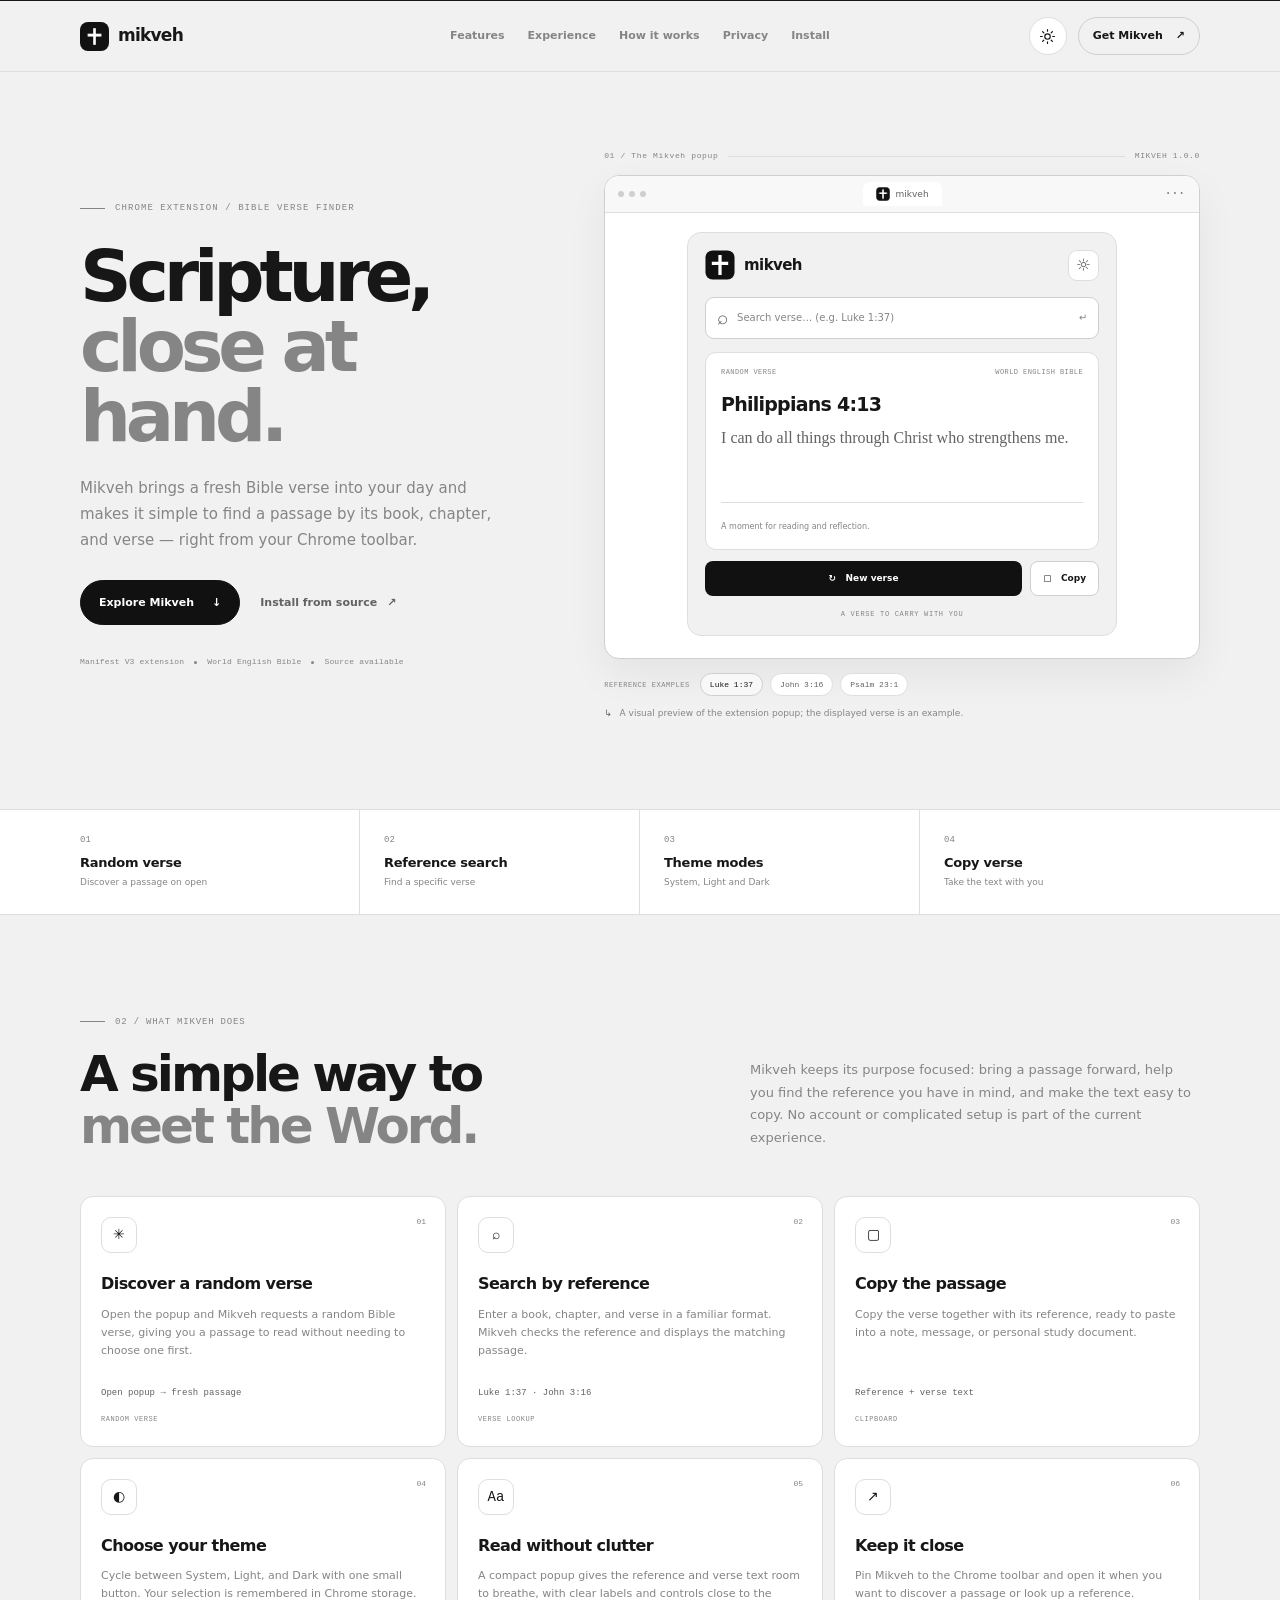
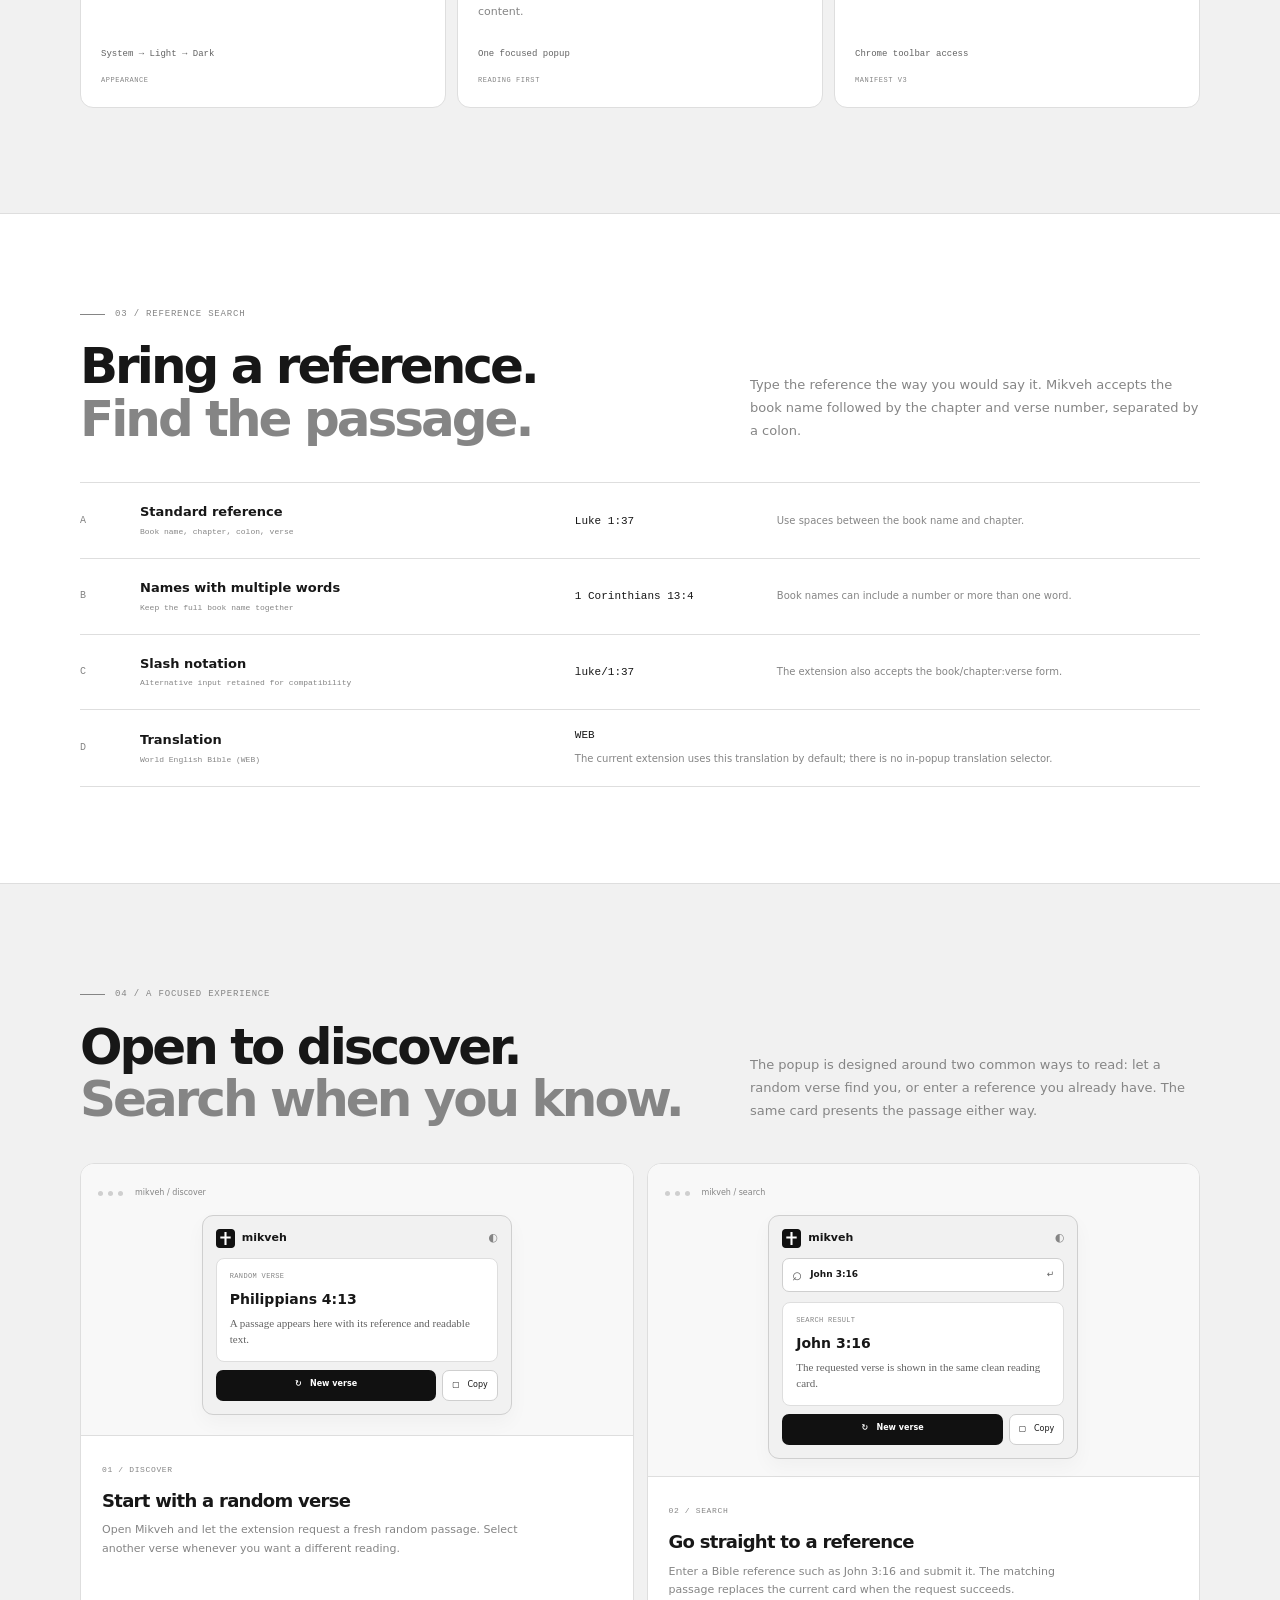
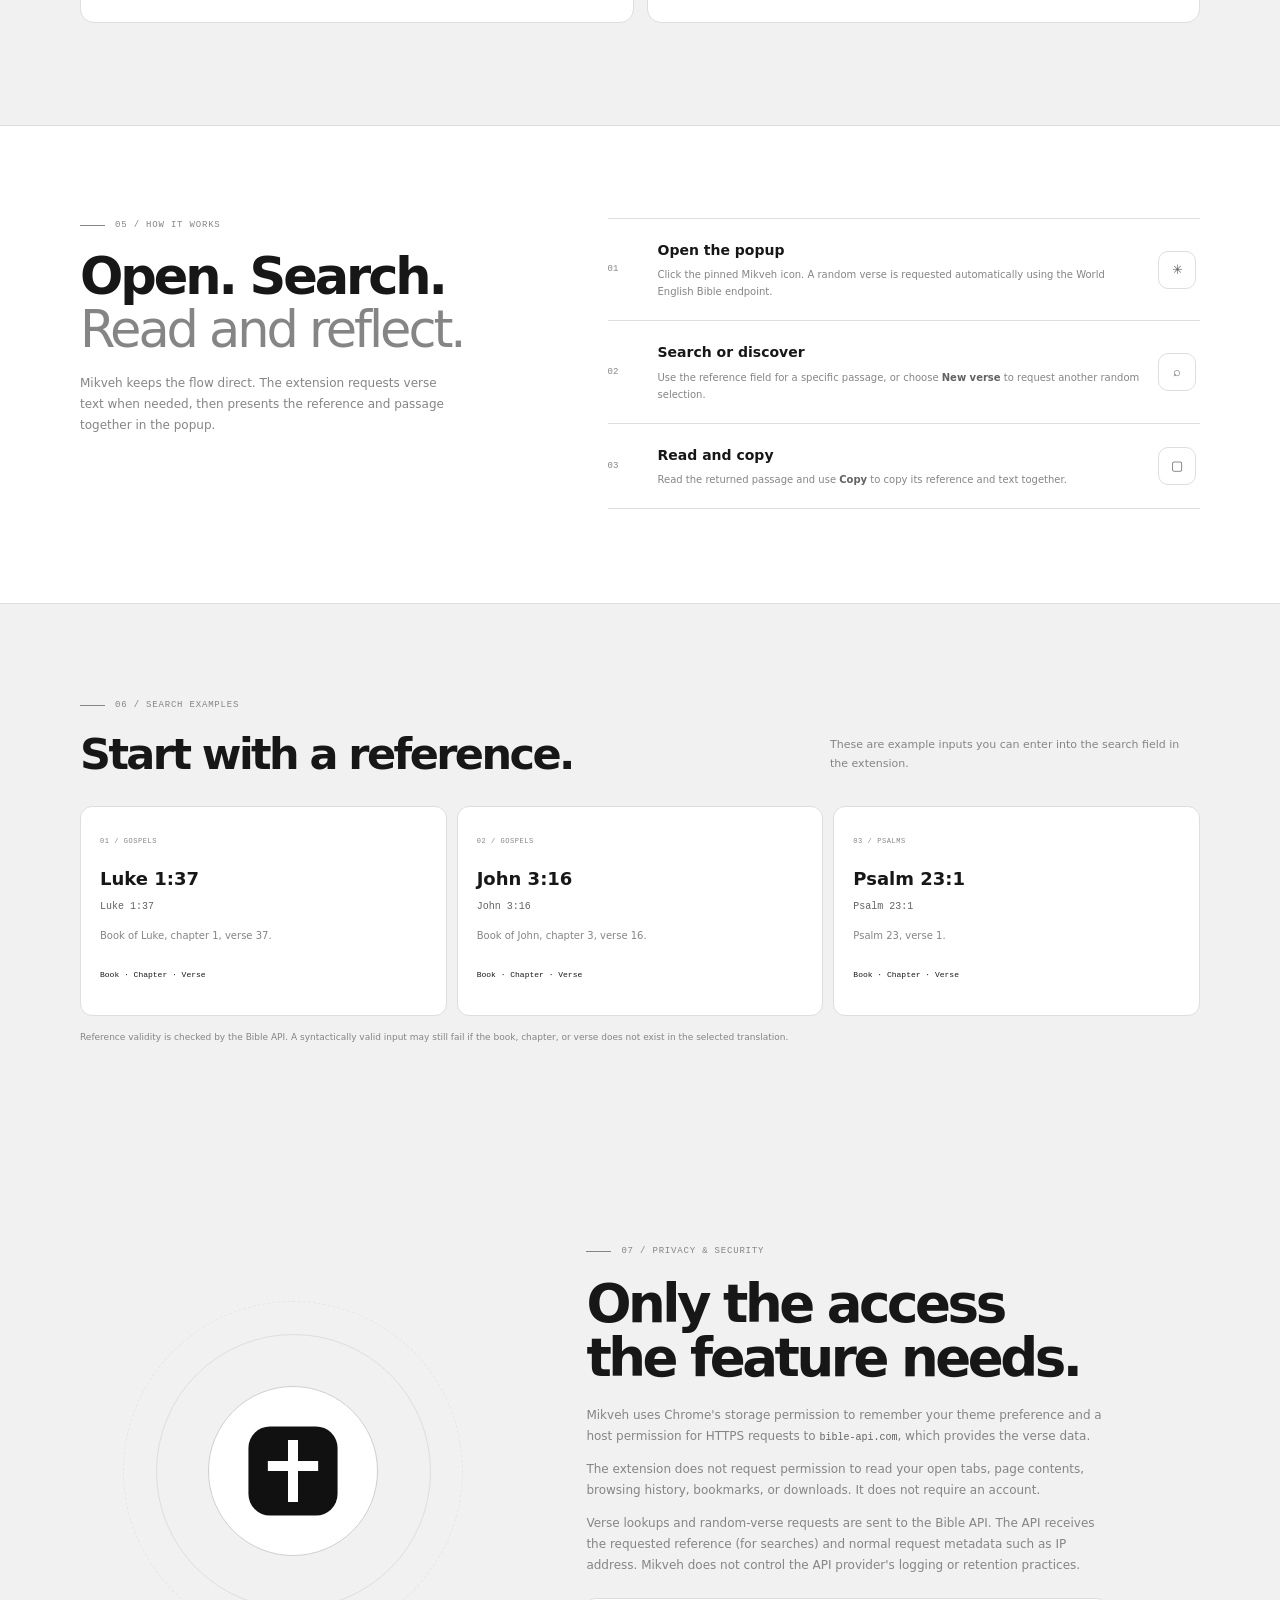
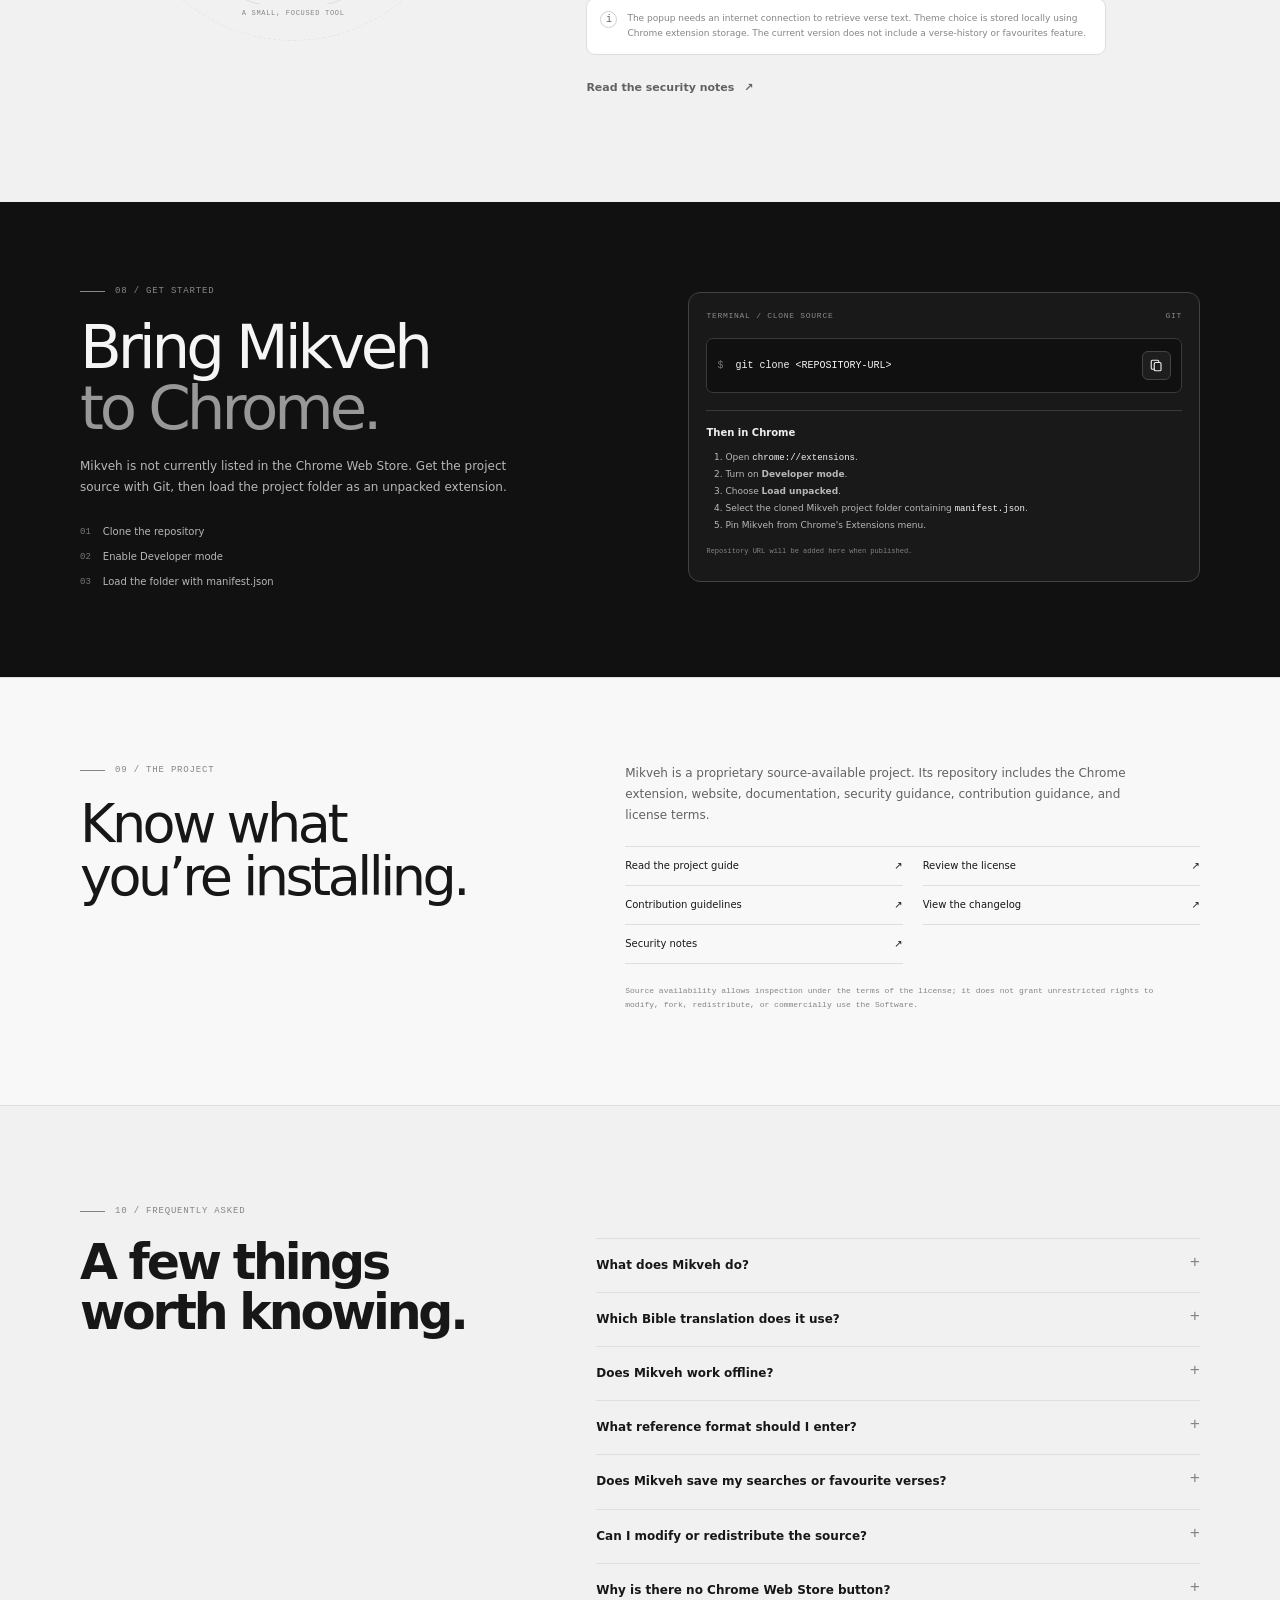
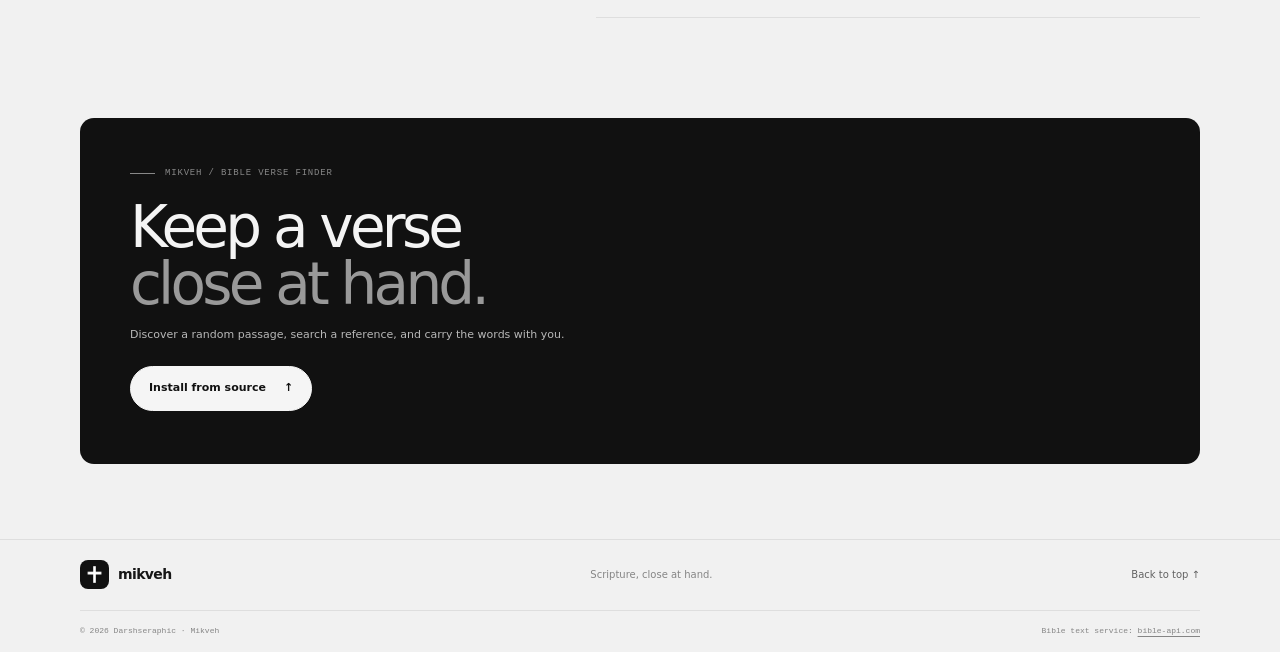
<file: docs/index.html>
<!doctype html>
<html lang="en" data-theme="system">
<head>
  <meta charset="utf-8">
  <meta name="viewport" content="width=device-width, initial-scale=1">
  <meta name="theme-color" content="#f1f1f1">
  <meta name="description" content="Mikveh is a focused Chrome extension for discovering a random Bible verse or looking up a passage by book, chapter, and verse.">
  <meta property="og:title" content="Mikveh — Scripture, close at hand">
  <meta property="og:description" content="Find a Bible verse, discover a random passage, and keep Scripture close from your Chrome toolbar.">
  <meta property="og:type" content="website">
  <title>Mikveh — Scripture, close at hand</title>
  <link rel="icon" type="image/png" href="icons/icon32.png">
  <link rel="stylesheet" href="styles.css">
  <script src="config.js" defer></script>
  <script src="script.js" defer></script>
</head>
<body>
  <a class="skip-link" href="#main">Skip to content</a>

  <header class="site-header">
    <div class="header-inner page-width">
      <a class="brand" href="#top" aria-label="Mikveh home">
        <span class="brand-mark"><img src="icons/icon32.png" width="24" height="24" alt=""></span>
        <span>mikveh</span>
      </a>

      <button class="menu-toggle" type="button" aria-expanded="false" aria-controls="primary-nav" aria-label="Open navigation">
        <span></span><span></span>
      </button>

      <nav class="nav-links" id="primary-nav" aria-label="Main navigation">
        <a href="#features">Features</a>
        <a href="#experience">Experience</a>
        <a href="#how-it-works">How it works</a>
        <a href="#privacy">Privacy</a>
        <a href="#installation">Install</a>
      </nav>

      <div class="header-actions">
        <button class="theme-toggle" id="theme-toggle" type="button" aria-label="Change theme" title="Cycle theme: System, Light, Dark">
          <svg class="sun-icon" viewBox="0 0 20 20" aria-hidden="true"><circle cx="10" cy="10" r="3.2"/><path d="M10 1.8v2M10 16.2v2M18.2 10h-2M3.8 10h-2m14-5.8-1.4 1.4M5.6 14.4l-1.4 1.4m11.6 0-1.4-1.4M5.6 5.6 4.2 4.2"/></svg>
          <svg class="moon-icon" viewBox="0 0 20 20" aria-hidden="true"><path d="M16.8 12.3A7.2 7.2 0 0 1 7.7 3.2a7.4 7.4 0 1 0 9.1 9.1Z"/></svg>
        </button>
        <a class="header-link" href="#installation">Get Mikveh <span aria-hidden="true">↗</span></a>
      </div>
    </div>
  </header>

  <main id="main">
    <section class="hero page-width" id="top" aria-labelledby="hero-title">
      <div class="hero-copy">
        <p class="eyebrow"><span class="eyebrow-rule"></span> Chrome extension / Bible verse finder</p>
        <h1 id="hero-title">Scripture,<br><span>close at hand.</span></h1>
        <p class="hero-lede">Mikveh brings a fresh Bible verse into your day and makes it simple to find a passage by its book, chapter, and verse — right from your Chrome toolbar.</p>
        <div class="hero-actions">
          <a class="button button-primary" href="#features">Explore Mikveh <span aria-hidden="true">↓</span></a>
          <a class="text-link" href="#installation">Install from source <span aria-hidden="true">↗</span></a>
        </div>
        <div class="hero-meta" aria-label="Product details">
          <span>Manifest V3 extension</span><i aria-hidden="true"></i><span>World English Bible</span><i aria-hidden="true"></i><span>Source available</span>
        </div>
      </div>

      <div class="hero-visual" id="preview">
        <div class="visual-heading">
          <span>01 / The Mikveh popup</span>
          <span class="visual-heading-line"></span>
          <span>MIKVEH 1.0.0</span>
        </div>

        <div class="browser-preview" aria-label="Illustration of the Mikveh Chrome extension popup">
          <div class="browser-topbar">
            <div class="window-controls" aria-hidden="true"><i></i><i></i><i></i></div>
            <div class="browser-tab"><img src="icons/icon16.png" width="14" height="14" alt=""><span>mikveh</span></div>
            <span class="browser-menu" aria-hidden="true">···</span>
          </div>

          <div class="popup-preview">
            <div class="preview-topline">
              <div class="preview-brand"><img src="icons/logo.svg" alt="" width="30" height="30"><strong>mikveh</strong></div>
              <span class="preview-theme" aria-hidden="true">☼</span>
            </div>
            <div class="preview-search">
              <span class="preview-search-icon" aria-hidden="true">⌕</span>
              <span>Search verse… (e.g. Luke 1:37)</span>
              <b aria-hidden="true">↵</b>
            </div>
            <div class="preview-verse-card">
              <div class="preview-card-label"><span>RANDOM VERSE</span><span>WORLD ENGLISH BIBLE</span></div>
              <h3>Philippians 4:13</h3>
              <p>I can do all things through Christ who strengthens me.</p>
              <div class="preview-card-rule"></div>
              <span class="preview-card-note">A moment for reading and reflection.</span>
            </div>
            <div class="preview-actions">
              <span class="preview-action-primary">↻ &nbsp; New verse</span>
              <span class="preview-action-secondary">▢ &nbsp; Copy</span>
            </div>
            <div class="preview-foot">A VERSE TO CARRY WITH YOU</div>
          </div>
        </div>

        <div class="demo-examples" aria-label="Example Bible references">
          <span>REFERENCE EXAMPLES</span>
          <span class="demo-chip active">Luke 1:37</span>
          <span class="demo-chip">John 3:16</span>
          <span class="demo-chip">Psalm 23:1</span>
        </div>
        <p class="visual-note"><span>↳</span> A visual preview of the extension popup; the displayed verse is an example.</p>
      </div>
    </section>

    <section class="fact-strip" aria-label="Mikveh at a glance">
      <div class="fact-strip-inner page-width">
        <div class="fact-item"><strong>01</strong><span>Random verse</span><p>Discover a passage on open</p></div>
        <div class="fact-item"><strong>02</strong><span>Reference search</span><p>Find a specific verse</p></div>
        <div class="fact-item"><strong>03</strong><span>Theme modes</span><p>System, Light and Dark</p></div>
        <div class="fact-item"><strong>04</strong><span>Copy verse</span><p>Take the text with you</p></div>
      </div>
    </section>

    <section class="section page-width" id="features" aria-labelledby="features-title">
      <div class="section-label"><span class="section-line"></span> 02 / What Mikveh does</div>
      <div class="section-intro two-column">
        <h2 id="features-title">A simple way to<br><span>meet the Word.</span></h2>
        <p>Mikveh keeps its purpose focused: bring a passage forward, help you find the reference you have in mind, and make the text easy to copy. No account or complicated setup is part of the current experience.</p>
      </div>

      <div class="feature-grid">
        <article class="feature-card">
          <div class="feature-number">01</div><div class="feature-icon">✳</div>
          <h3>Discover a random verse</h3>
          <p>Open the popup and Mikveh requests a random Bible verse, giving you a passage to read without needing to choose one first.</p>
          <code>Open popup → fresh passage</code>
          <span class="feature-tag">RANDOM VERSE</span>
        </article>
        <article class="feature-card">
          <div class="feature-number">02</div><div class="feature-icon">⌕</div>
          <h3>Search by reference</h3>
          <p>Enter a book, chapter, and verse in a familiar format. Mikveh checks the reference and displays the matching passage.</p>
          <code>Luke 1:37 · John 3:16</code>
          <span class="feature-tag">VERSE LOOKUP</span>
        </article>
        <article class="feature-card">
          <div class="feature-number">03</div><div class="feature-icon">▢</div>
          <h3>Copy the passage</h3>
          <p>Copy the verse together with its reference, ready to paste into a note, message, or personal study document.</p>
          <code>Reference + verse text</code>
          <span class="feature-tag">CLIPBOARD</span>
        </article>
        <article class="feature-card">
          <div class="feature-number">04</div><div class="feature-icon">◐</div>
          <h3>Choose your theme</h3>
          <p>Cycle between System, Light, and Dark with one small button. Your selection is remembered in Chrome storage.</p>
          <code>System → Light → Dark</code>
          <span class="feature-tag">APPEARANCE</span>
        </article>
        <article class="feature-card">
          <div class="feature-number">05</div><div class="feature-icon">Aa</div>
          <h3>Read without clutter</h3>
          <p>A compact popup gives the reference and verse text room to breathe, with clear labels and controls close to the content.</p>
          <code>One focused popup</code>
          <span class="feature-tag">READING FIRST</span>
        </article>
        <article class="feature-card">
          <div class="feature-number">06</div><div class="feature-icon">↗</div>
          <h3>Keep it close</h3>
          <p>Pin Mikveh to the Chrome toolbar and open it when you want to discover a passage or look up a reference.</p>
          <code>Chrome toolbar access</code>
          <span class="feature-tag">MANIFEST V3</span>
        </article>
      </div>
    </section>

    <section class="function-section section-rule" aria-labelledby="reference-title">
      <div class="page-width">
        <div class="section-label"><span class="section-line"></span> 03 / Reference search</div>
        <div class="section-intro two-column">
          <h2 id="reference-title">Bring a reference.<br><span>Find the passage.</span></h2>
          <p>Type the reference the way you would say it. Mikveh accepts the book name followed by the chapter and verse number, separated by a colon.</p>
        </div>
        <div class="reference-directory">
          <article class="reference-row">
            <div class="directory-index">A</div>
            <div class="directory-title"><h3>Standard reference</h3><p>Book name, chapter, colon, verse</p></div>
            <div class="directory-content"><code>Luke 1:37</code><span>Use spaces between the book name and chapter.</span></div>
          </article>
          <article class="reference-row">
            <div class="directory-index">B</div>
            <div class="directory-title"><h3>Names with multiple words</h3><p>Keep the full book name together</p></div>
            <div class="directory-content"><code>1 Corinthians 13:4</code><span>Book names can include a number or more than one word.</span></div>
          </article>
          <article class="reference-row">
            <div class="directory-index">C</div>
            <div class="directory-title"><h3>Slash notation</h3><p>Alternative input retained for compatibility</p></div>
            <div class="directory-content"><code>luke/1:37</code><span>The extension also accepts the book/chapter:verse form.</span></div>
          </article>
          <article class="reference-row">
            <div class="directory-index">D</div>
            <div class="directory-title"><h3>Translation</h3><p>World English Bible (WEB)</p></div>
            <div class="directory-content"><code>WEB</code><span>The current extension uses this translation by default; there is no in-popup translation selector.</span></div>
          </article>
        </div>
      </div>
    </section>

    <section class="section page-width workspace-section" id="experience" aria-labelledby="experience-title">
      <div class="section-label"><span class="section-line"></span> 04 / A focused experience</div>
      <div class="section-intro two-column">
        <h2 id="experience-title">Open to discover.<br><span>Search when you know.</span></h2>
        <p>The popup is designed around two common ways to read: let a random verse find you, or enter a reference you already have. The same card presents the passage either way.</p>
      </div>
      <div class="workspace-grid">
        <article class="workspace-card">
          <div class="workspace-card-visual discover-visual">
            <div class="mini-window-head"><span></span><span></span><span></span><b>mikveh / discover</b></div>
            <div class="mini-popup">
              <div class="mini-popup-brand"><img src="icons/logo.svg" alt="" width="19" height="19"><b>mikveh</b><span>◐</span></div>
              <div class="mini-popup-card"><small>RANDOM VERSE</small><strong>Philippians 4:13</strong><p>A passage appears here with its reference and readable text.</p></div>
              <div class="mini-popup-actions"><b>↻ &nbsp; New verse</b><i>▢ &nbsp; Copy</i></div>
            </div>
          </div>
          <div class="workspace-card-copy"><span class="workspace-index">01 / DISCOVER</span><h3>Start with a random verse</h3><p>Open Mikveh and let the extension request a fresh random passage. Select another verse whenever you want a different reading.</p></div>
        </article>
        <article class="workspace-card">
          <div class="workspace-card-visual search-visual">
            <div class="mini-window-head"><span></span><span></span><span></span><b>mikveh / search</b></div>
            <div class="mini-popup">
              <div class="mini-popup-brand"><img src="icons/logo.svg" alt="" width="19" height="19"><b>mikveh</b><span>◐</span></div>
              <div class="mini-search-field"><span>⌕</span><b>John 3:16</b><i>↵</i></div>
              <div class="mini-popup-card"><small>SEARCH RESULT</small><strong>John 3:16</strong><p>The requested verse is shown in the same clean reading card.</p></div>
              <div class="mini-popup-actions"><b>↻ &nbsp; New verse</b><i>▢ &nbsp; Copy</i></div>
            </div>
          </div>
          <div class="workspace-card-copy"><span class="workspace-index">02 / SEARCH</span><h3>Go straight to a reference</h3><p>Enter a Bible reference such as John 3:16 and submit it. The matching passage replaces the current card when the request succeeds.</p></div>
        </article>
      </div>
    </section>

    <section class="steps-section section-rule" id="how-it-works" aria-labelledby="steps-title">
      <div class="page-width steps-layout">
        <div class="steps-intro">
          <div class="section-label"><span class="section-line"></span> 05 / How it works</div>
          <h2 id="steps-title">Open. Search.<br><em>Read and reflect.</em></h2>
          <p>Mikveh keeps the flow direct. The extension requests verse text when needed, then presents the reference and passage together in the popup.</p>
        </div>
        <div class="steps-list">
          <article class="step-row"><span class="step-number">01</span><div class="step-copy"><h3>Open the popup</h3><p>Click the pinned Mikveh icon. A random verse is requested automatically using the World English Bible endpoint.</p></div><span class="step-icon" aria-hidden="true">✳</span></article>
          <article class="step-row"><span class="step-number">02</span><div class="step-copy"><h3>Search or discover</h3><p>Use the reference field for a specific passage, or choose <b>New verse</b> to request another random selection.</p></div><span class="step-icon" aria-hidden="true">⌕</span></article>
          <article class="step-row"><span class="step-number">03</span><div class="step-copy"><h3>Read and copy</h3><p>Read the returned passage and use <b>Copy</b> to copy its reference and text together.</p></div><span class="step-icon" aria-hidden="true">▢</span></article>
        </div>
      </div>
    </section>

    <section class="examples-section page-width" aria-labelledby="examples-title">
      <div class="section-label"><span class="section-line"></span> 06 / Search examples</div>
      <div class="examples-heading"><h2 id="examples-title">Start with a reference.</h2><p>These are example inputs you can enter into the search field in the extension.</p></div>
      <div class="example-grid">
        <article class="example-card"><span>01 / GOSPELS</span><h3>Luke 1:37</h3><code>Luke 1:37</code><p>Book of Luke, chapter 1, verse 37.</p><strong>Book · Chapter · Verse</strong></article>
        <article class="example-card"><span>02 / GOSPELS</span><h3>John 3:16</h3><code>John 3:16</code><p>Book of John, chapter 3, verse 16.</p><strong>Book · Chapter · Verse</strong></article>
        <article class="example-card"><span>03 / PSALMS</span><h3>Psalm 23:1</h3><code>Psalm 23:1</code><p>Psalm 23, verse 1.</p><strong>Book · Chapter · Verse</strong></article>
      </div>
      <p class="fine-print">Reference validity is checked by the Bible API. A syntactically valid input may still fail if the book, chapter, or verse does not exist in the selected translation.</p>
    </section>

    <section class="privacy-section page-width" id="privacy" aria-labelledby="privacy-title">
      <div class="privacy-visual" aria-hidden="true">
        <div class="privacy-mark-wrap"><img src="icons/logo.svg" alt="" width="100" height="100"></div>
        <div class="privacy-orbit orbit-one"></div><div class="privacy-orbit orbit-two"></div>
        <span class="privacy-caption">A SMALL, FOCUSED TOOL</span>
      </div>
      <div class="privacy-copy">
        <div class="section-label"><span class="section-line"></span> 07 / Privacy &amp; security</div>
        <h2 id="privacy-title">Only the access<br>the feature needs.</h2>
        <p>Mikveh uses Chrome's storage permission to remember your theme preference and a host permission for HTTPS requests to <code>bible-api.com</code>, which provides the verse data.</p>
        <p>The extension does not request permission to read your open tabs, page contents, browsing history, bookmarks, or downloads. It does not require an account.</p>
        <p>Verse lookups and random-verse requests are sent to the Bible API. The API receives the requested reference (for searches) and normal request metadata such as IP address. Mikveh does not control the API provider's logging or retention practices.</p>
        <p class="privacy-caveat"><span aria-hidden="true">i</span><span>The popup needs an internet connection to retrieve verse text. Theme choice is stored locally using Chrome extension storage. The current version does not include a verse-history or favourites feature.</span></p>
        <a class="text-link" href="../SECURITY.md">Read the security notes <span aria-hidden="true">↗</span></a>
      </div>
    </section>

    <section class="install-section" id="installation" aria-labelledby="install-title">
      <div class="page-width install-inner">
        <div class="install-copy">
          <div class="section-label light-label"><span class="section-line"></span> 08 / Get started</div>
          <h2 id="install-title">Bring Mikveh<br><em>to Chrome.</em></h2>
          <p>Mikveh is not currently listed in the Chrome Web Store. Get the project source with Git, then load the project folder as an unpacked extension.</p>
          <div class="install-points">
            <span><b>01</b> Clone the repository</span>
            <span><b>02</b> Enable Developer mode</span>
            <span><b>03</b> Load the folder with manifest.json</span>
          </div>
        </div>
        <div class="install-panel">
          <div class="install-panel-top"><span>TERMINAL / CLONE SOURCE</span><span>GIT</span></div>
          <div class="command-line"><span>$</span><code id="clone-command">git clone &lt;REPOSITORY-URL&gt;</code><button id="copy-clone" type="button" aria-label="Copy git clone command" title="Copy command"><svg viewBox="0 0 20 20" aria-hidden="true"><rect x="7" y="6" width="9" height="11" rx="1.5"/><path d="M13 6V4.5A1.5 1.5 0 0 0 11.5 3h-7A1.5 1.5 0 0 0 3 4.5v9A1.5 1.5 0 0 0 4.5 15H7"/></svg></button></div>
          <div class="install-next">
            <p><b>Then in Chrome</b></p>
            <ol>
              <li>Open <code>chrome://extensions</code>.</li>
              <li>Turn on <b>Developer mode</b>.</li>
              <li>Choose <b>Load unpacked</b>.</li>
              <li>Select the cloned Mikveh project folder containing <code>manifest.json</code>.</li>
              <li>Pin Mikveh from Chrome's Extensions menu.</li>
            </ol>
          </div>
          <div class="install-status" id="copy-status" role="status" aria-live="polite">Repository URL will be added here when published.</div>
        </div>
      </div>
    </section>

    <section class="project-section" id="project" aria-labelledby="project-title">
      <div class="page-width project-inner">
        <div class="project-heading">
          <div class="section-label"><span class="section-line"></span> 09 / The project</div>
          <h2 id="project-title">Know what<br>you’re installing.</h2>
        </div>
        <div class="project-copy">
          <p>Mikveh is a proprietary source-available project. Its repository includes the Chrome extension, website, documentation, security guidance, contribution guidance, and license terms.</p>
          <div class="project-links">
            <a href="../README.md">Read the project guide <span aria-hidden="true">↗</span></a>
            <a href="../LICENSE.txt">Review the license <span aria-hidden="true">↗</span></a>
            <a href="../CONTRIBUTING.md">Contribution guidelines <span aria-hidden="true">↗</span></a>
            <a href="../CHANGELOG.md">View the changelog <span aria-hidden="true">↗</span></a>
            <a href="../SECURITY.md">Security notes <span aria-hidden="true">↗</span></a>
          </div>
          <p class="license-note">Source availability allows inspection under the terms of the license; it does not grant unrestricted rights to modify, fork, redistribute, or commercially use the Software.</p>
        </div>
      </div>
    </section>

    <section class="faq-section page-width" aria-labelledby="faq-title">
      <div class="section-label"><span class="section-line"></span> 10 / Frequently asked</div>
      <div class="faq-layout">
        <h2 id="faq-title">A few things<br>worth knowing.</h2>
        <div class="faq-list">
          <details>
            <summary>What does Mikveh do?</summary>
            <p>Mikveh is a Chrome extension that displays a random Bible verse when the popup opens and lets you search for a specific passage using a book, chapter, and verse reference.</p>
          </details>
          <details>
            <summary>Which Bible translation does it use?</summary>
            <p>The current extension uses the World English Bible (WEB) through bible-api.com. A translation selector is not currently included.</p>
          </details>
          <details>
            <summary>Does Mikveh work offline?</summary>
            <p>No. The extension needs an internet connection to request random verses and search results from the Bible API. The theme preference remains stored in Chrome, but verse text is not available offline through the current implementation.</p>
          </details>
          <details>
            <summary>What reference format should I enter?</summary>
            <p>Use the format Book Chapter:Verse, such as Luke 1:37. The extension also accepts the slash form, such as luke/1:37, for compatibility with the original command reference.</p>
          </details>
          <details>
            <summary>Does Mikveh save my searches or favourite verses?</summary>
            <p>The current version stores your theme preference only. It does not include verse history, favourites, user accounts, or cloud synchronisation.</p>
          </details>
          <details>
            <summary>Can I modify or redistribute the source?</summary>
            <p>Not under the current license by default. Mikveh uses a proprietary source-available license with limited personal-use permissions and restrictions on modification, derivative works, redistribution, and commercial use. Read LICENSE.txt and contact the copyright holder for permission.</p>
          </details>
          <details>
            <summary>Why is there no Chrome Web Store button?</summary>
            <p>Mikveh is not currently published in the Chrome Web Store. Installation instructions use Git clone and Chrome's Load unpacked workflow only.</p>
          </details>
        </div>
      </div>
    </section>

    <section class="closing-section page-width">
      <div class="closing-panel">
        <div class="section-label light-label"><span class="section-line"></span> MIKVEH / BIBLE VERSE FINDER</div>
        <h2>Keep a verse<br><em>close at hand.</em></h2>
        <p>Discover a random passage, search a reference, and carry the words with you.</p>
        <a class="button button-inverted" href="#installation">Install from source <span aria-hidden="true">↑</span></a>
      </div>
    </section>
  </main>

  <footer class="site-footer">
    <div class="page-width footer-top">
      <a class="brand footer-brand" href="#top"><span class="brand-mark"><img src="icons/icon32.png" width="22" height="22" alt=""></span><span>mikveh</span></a>
      <p>Scripture, close at hand.</p>
      <a class="back-top" href="#top">Back to top <span aria-hidden="true">↑</span></a>
    </div>
    <div class="page-width footer-bottom">
      <span>© <span id="year"></span> Darshseraphic · Mikveh</span>
      <span class="footer-attribution">Bible text service: <a href="https://bible-api.com/" target="_blank" rel="noreferrer">bible-api.com</a></span>
    </div>
  </footer>
</body>
</html>
</file>
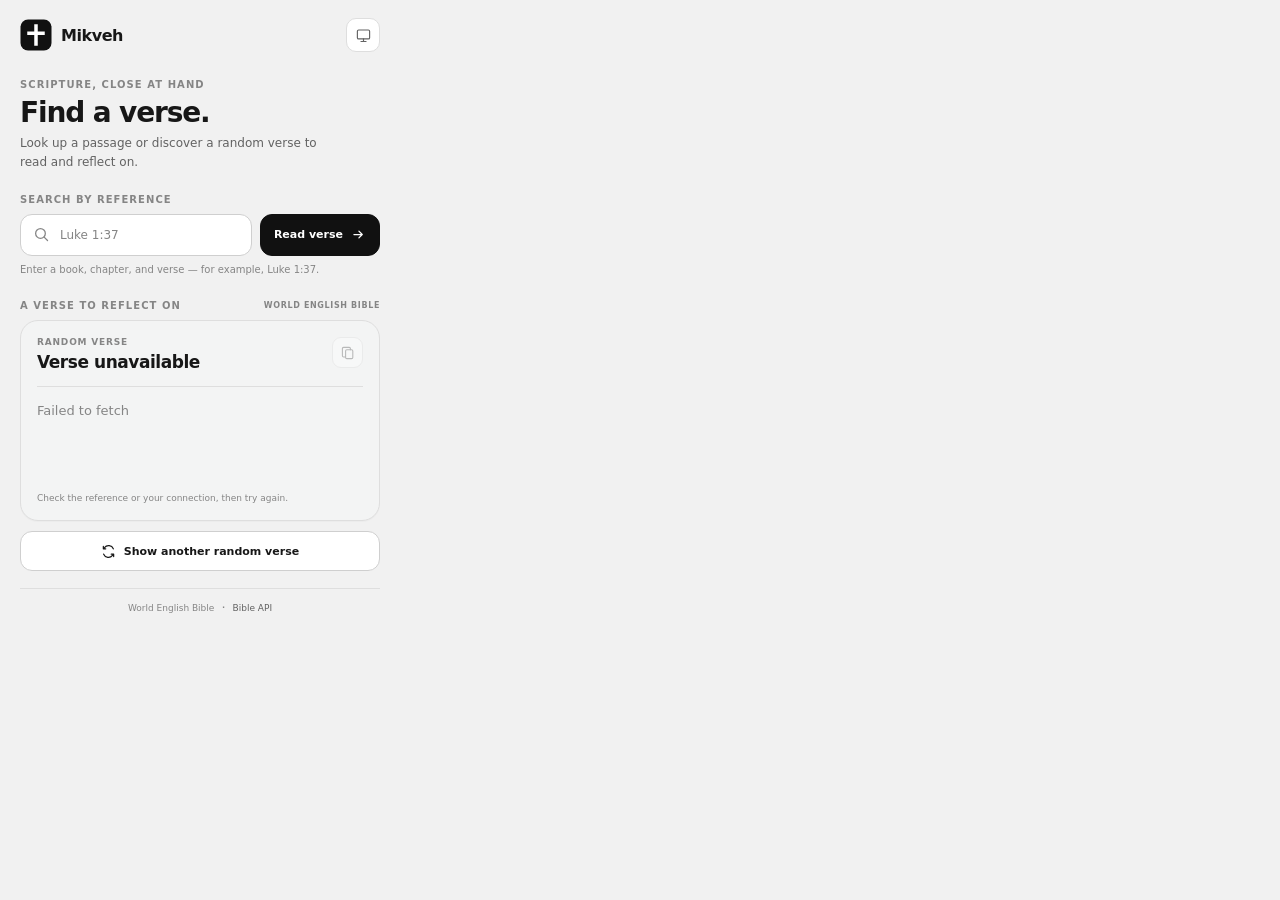
<file: popup.html>
<!doctype html>
<html lang="en">
<head>
  <meta charset="utf-8">
  <meta name="viewport" content="width=device-width, initial-scale=1">
  <meta name="color-scheme" content="light dark">
  <title>Mikveh</title>
  <link rel="stylesheet" href="popup.css">
</head>
<body>
  <div class="app-shell">
    <header class="topbar">
      <a class="brand" href="#main" aria-label="Mikveh home">
        <img class="brand-mark" src="icons/logo.svg" alt="" width="32" height="32">
        <span class="brand-name">Mikveh</span>
      </a>
      <button class="theme-button" id="theme-button" type="button" aria-label="Theme: System. Activate to switch to Light theme." title="Theme: System">
        <svg class="theme-icon" id="theme-icon" viewBox="0 0 20 20" aria-hidden="true"></svg>
      </button>
    </header>

    <main id="main">
      <section class="intro" aria-labelledby="page-title">
        <p class="eyebrow">SCRIPTURE, CLOSE AT HAND</p>
        <h1 id="page-title">Find a verse.</h1>
        <p class="intro-copy">Look up a passage or discover a random verse to read and reflect on.</p>
      </section>

      <section class="search-section" aria-labelledby="search-title">
        <h2 id="search-title" class="section-label">SEARCH BY REFERENCE</h2>
        <form id="search-form" class="search-form" novalidate>
          <label class="sr-only" for="reference-input">Bible reference</label>
          <div class="input-wrap">
            <svg class="search-icon" viewBox="0 0 20 20" aria-hidden="true">
              <circle cx="8.8" cy="8.8" r="5.7" />
              <path d="m13.1 13.1 4 4" />
            </svg>
            <input
              id="reference-input"
              name="reference"
              type="text"
              inputmode="text"
              autocomplete="off"
              spellcheck="false"
              placeholder="Luke 1:37"
              aria-describedby="search-hint search-message"
              maxlength="80"
            >
            <button class="clear-button" id="clear-search" type="button" aria-label="Clear search" title="Clear search" hidden>
              <svg viewBox="0 0 16 16" aria-hidden="true"><path d="m4 4 8 8m0-8-8 8" /></svg>
            </button>
          </div>
          <button class="primary-button search-button" id="search-button" type="submit">
            <span>Read verse</span>
            <svg viewBox="0 0 18 18" aria-hidden="true"><path d="M3.5 9h10m-4-4 4 4-4 4" /></svg>
          </button>
        </form>
        <p class="helper-text" id="search-hint">Enter a book, chapter, and verse — for example, Luke 1:37.</p>
        <p class="form-message" id="search-message" role="alert" aria-live="polite"></p>
      </section>

      <section class="verse-section" aria-labelledby="verse-section-title">
        <div class="section-heading-row">
          <h2 id="verse-section-title" class="section-label">A VERSE TO REFLECT ON</h2>
          <span class="translation-tag">WORLD ENGLISH BIBLE</span>
        </div>

        <article class="verse-card" id="verse-card" aria-live="polite" aria-busy="true">
          <div class="verse-card-top">
            <div>
              <p class="card-eyebrow" id="result-kind">RANDOM VERSE</p>
              <h3 class="reference-title" id="verse-reference">Finding a verse…</h3>
            </div>
            <button class="icon-button copy-button" id="copy-button" type="button" aria-label="Copy verse" title="Copy verse" disabled>
              <svg viewBox="0 0 20 20" aria-hidden="true">
                <rect x="7" y="6" width="9" height="11" rx="1.5" />
                <path d="M13 6V4.5A1.5 1.5 0 0 0 11.5 3h-7A1.5 1.5 0 0 0 3 4.5v9A1.5 1.5 0 0 0 4.5 15H7" />
              </svg>
            </button>
          </div>
          <div class="verse-divider"></div>
          <p class="verse-text" id="verse-text">Loading a passage from the Bible.</p>
          <p class="verse-status" id="verse-status" role="status" aria-live="polite"></p>
        </article>

        <button class="secondary-button random-button" id="random-button" type="button">
          <svg viewBox="0 0 18 18" aria-hidden="true"><path d="M14.8 5.8A6.2 6.2 0 0 0 4.2 4.4L2.8 5.8M2.8 5.8V2.9m0 2.9h2.9M3.2 12.2a6.2 6.2 0 0 0 10.6 1.4l1.4-1.4m0 0v2.9m0-2.9h-2.9" /></svg>
          <span>Show another random verse</span>
        </button>
      </section>
    </main>

    <footer class="footer">
      <span>World English Bible</span>
      <span class="footer-dot" aria-hidden="true">·</span>
      <a href="https://bible-api.com/" target="_blank" rel="noreferrer">Bible API</a>
    </footer>
  </div>
  <script src="popup.js"></script>
</body>
</html>
</file>
<file: docs/styles.css>
/* Mikveh project website — monochrome ink-and-paper styling */
:root {
  color-scheme: light;
  --bg: #f1f1f1;
  --paper: #fafafa;
  --surface: #ffffff;
  --soft: #f8f8f8;
  --ink: #171717;
  --secondary: #626262;
  --muted: #858585;
  --line: #dedede;
  --line-strong: #cfcfcf;
  --button-ink: #111111;
  --button-text: #ffffff;
  --focus: #111111;
  --mono: ui-monospace, SFMono-Regular, Menlo, Consolas, "Liberation Mono", monospace;
  --sans: system-ui, -apple-system, BlinkMacSystemFont, "Segoe UI", Roboto, Helvetica, Arial, sans-serif;
  --page: 1120px;
  font-family: var(--sans);
  font-synthesis: none;
  text-rendering: optimizeLegibility;
  -webkit-font-smoothing: antialiased;
}
:root[data-theme="dark"] {
  color-scheme: dark;
  --bg: #101010;
  --paper: #202020;
  --surface: #1b1b1b;
  --soft: #242424;
  --ink: #f4f4f4;
  --secondary: #b7b7b7;
  --muted: #909090;
  --line: #363636;
  --line-strong: #505050;
  --button-ink: #f3f3f3;
  --button-text: #111111;
  --focus: #ffffff;
}
@media (prefers-color-scheme: dark) {
  :root[data-theme="system"] {
    color-scheme: dark;
    --bg: #101010;
    --paper: #202020;
    --surface: #1b1b1b;
    --soft: #242424;
    --ink: #f4f4f4;
    --secondary: #b7b7b7;
    --muted: #909090;
    --line: #363636;
    --line-strong: #505050;
    --button-ink: #f3f3f3;
    --button-text: #111111;
    --focus: #ffffff;
  }
}
* { box-sizing: border-box; scrollbar-width: thin; scrollbar-color: var(--muted) transparent; }
*::-webkit-scrollbar { width: 5px; height: 5px; }
*::-webkit-scrollbar-track { background: transparent; }
*::-webkit-scrollbar-thumb { background: var(--muted); border-radius: 999px; }
html { scroll-behavior: smooth; scroll-padding-top: 90px; }
body { overflow-x: clip; margin: 0; background: var(--bg); color: var(--ink); font-family: var(--sans); font-size: 15px; line-height: 1.6; transition: background-color .2s ease, color .2s ease; }
main, section, header, footer { min-width: 0; }
a { color: inherit; text-decoration: none; }
button { font: inherit; color: inherit; }
svg { display: block; }
img { max-width: 100%; }
h1, h2, h3, p { margin-top: 0; }
button:focus-visible, a:focus-visible, summary:focus-visible { outline: 2px solid var(--focus); outline-offset: 4px; }
::selection { background: var(--ink); color: var(--bg); }
.page-width { width: min(calc(100% - 64px), var(--page)); margin-inline: auto; }
.skip-link { position: absolute; left: 16px; top: -60px; z-index: 60; padding: 10px 14px; background: var(--ink); color: var(--bg); border-radius: 8px; }
.skip-link:focus { top: 12px; }
.site-header { min-height: 70px; border-top: 1px solid var(--ink); border-bottom: 1px solid var(--line); background: color-mix(in srgb, var(--bg) 94%, transparent); position: sticky; top: 0; z-index: 30; backdrop-filter: blur(12px); }
.header-inner { min-height: 70px; display: grid; grid-template-columns: 1fr auto 1fr; align-items: center; gap: 24px; }
.brand { display: inline-flex; width: fit-content; align-items: center; gap: 9px; color: var(--ink); font-size: 17px; font-weight: 720; letter-spacing: -.045em; }
.brand-mark { display: grid; width: 29px; height: 29px; place-items: center; overflow: hidden; border-radius: 8px; background: #111; }
.brand-mark img { width: 25px; height: 25px; object-fit: contain; }
.nav-links { display: flex; align-items: center; gap: 23px; color: var(--muted); font-size: 11px; font-weight: 580; }
.nav-links a, .header-link, .back-top, .text-link { transition: color .16s ease, border-color .16s ease; }
.nav-links a:hover, .header-link:hover, .back-top:hover, .text-link:hover { color: var(--ink); }
.header-actions { display: flex; align-items: center; justify-content: flex-end; gap: 11px; }
.theme-toggle { width: 38px; height: 38px; display: grid; place-items: center; border: 1px solid var(--line); border-radius: 50%; color: var(--ink); background: var(--surface); cursor: pointer; transition: background .16s ease, border-color .16s ease; }
.theme-toggle:hover { border-color: var(--line-strong); background: var(--soft); }
.theme-toggle svg { width: 17px; height: 17px; fill: none; stroke: currentColor; stroke-width: 1.4; stroke-linecap: round; stroke-linejoin: round; }
.moon-icon { display: none; }
:root[data-theme="dark"] .sun-icon { display: none; }
:root[data-theme="dark"] .moon-icon { display: block; }
@media (prefers-color-scheme: dark) {
  :root[data-theme="system"] .sun-icon { display: none; }
  :root[data-theme="system"] .moon-icon { display: block; }
}
.header-link { display: inline-flex; align-items: center; gap: 13px; padding: 9px 14px; border: 1px solid var(--line-strong); border-radius: 999px; font-size: 11px; font-weight: 650; }
.menu-toggle { display: none; width: 40px; height: 38px; padding: 9px; background: transparent; color: var(--ink); border: 1px solid var(--line); border-radius: 9px; cursor: pointer; }
.menu-toggle span { display: block; width: 100%; height: 1px; margin: 5px 0; background: currentColor; transition: transform .18s ease; }
.menu-toggle[aria-expanded="true"] span:first-child { transform: translateY(3px) rotate(45deg); }
.menu-toggle[aria-expanded="true"] span:last-child { transform: translateY(-3px) rotate(-45deg); }
.eyebrow, .section-label, .visual-heading, .footer-code, .hero-meta, .fact-item strong, .feature-number, .feature-tag, .directory-index, .directory-title p, .workspace-index, .step-number, .example-card > span, .license-note, .footer-bottom, .install-panel-top, .install-status { font-family: var(--mono); }
.hero { min-height: 680px; display: grid; grid-template-columns: minmax(0, .88fr) minmax(0, 1.12fr); gap: clamp(28px, 4.5vw, 56px); align-items: center; padding-top: 78px; padding-bottom: 88px; }
.hero-copy { max-width: 500px; }
.eyebrow { display: flex; align-items: center; gap: 10px; color: var(--muted); font-size: 9px; letter-spacing: .12em; text-transform: uppercase; margin-bottom: 25px; }
.eyebrow-rule, .section-line { width: 25px; height: 1px; background: var(--muted); flex: 0 0 auto; }
h1 { text-wrap: balance; max-width: 580px; margin: 0 0 23px; font-size: clamp(48px, 5.6vw, 76px); line-height: .98; letter-spacing: -.072em; font-weight: 560; }
h1 span, .section-intro h2 span { color: var(--muted); }
.hero-lede { max-width: 430px; color: var(--muted); font-size: 15px; line-height: 1.75; margin-bottom: 27px; }
.hero-actions { display: flex; flex-wrap: wrap; align-items: center; gap: 20px; }
.button { min-height: 45px; display: inline-flex; justify-content: center; align-items: center; gap: 18px; padding: 0 18px; border: 1px solid var(--button-ink); border-radius: 999px; font-size: 11px; font-weight: 660; transition: background-color .16s ease, color .16s ease, border-color .16s ease, transform .16s ease; }
.button:active { transform: translateY(1px); }
.button-primary { background: var(--button-ink); color: var(--button-text); }
.button-primary:hover { opacity: .86; }
.button-inverted { background: #f5f5f5; border-color: #f5f5f5; color: #111; }
.button-inverted:hover { background: #dcdcdc; border-color: #dcdcdc; }
.text-link { display: inline-flex; align-items: center; gap: 10px; color: var(--secondary); font-size: 11px; font-weight: 630; }
.hero-meta { display: flex; align-items: center; flex-wrap: wrap; gap: 10px; color: var(--muted); font-size: 8px; margin-top: 31px; letter-spacing: .02em; }
.hero-meta i { width: 3px; height: 3px; border-radius: 50%; background: var(--muted); }
.hero-visual { min-width: 0; width: 100%; }
.visual-heading { display: flex; align-items: center; gap: 10px; margin-bottom: 12px; color: var(--muted); font-size: 8px; letter-spacing: .08em; }
.visual-heading-line { height: 1px; flex: 1; background: var(--line); }
.browser-preview { overflow: hidden; border: 1px solid var(--line-strong); border-radius: 15px; background: var(--surface); box-shadow: 0 16px 42px rgba(0,0,0,.06); }
.browser-topbar { height: 37px; display: grid; grid-template-columns: 1fr auto 1fr; align-items: center; padding: 0 13px; border-bottom: 1px solid var(--line); background: var(--soft); }
.window-controls { display: flex; gap: 5px; }
.window-controls i { width: 6px; height: 6px; border-radius: 50%; background: var(--line-strong); }
.browser-tab { display: flex; align-items: center; gap: 6px; padding: 5px 13px; border-radius: 7px 7px 0 0; background: var(--surface); color: var(--secondary); font-size: 9px; }
.browser-tab img { object-fit: contain; }
.browser-menu { justify-self: end; color: var(--muted); letter-spacing: 2px; }
.popup-preview { width: min(100%, 430px); margin: 19px auto 22px; padding: 17px; border: 1px solid var(--line); border-radius: 14px; background: var(--bg); }
.preview-topline { display: flex; align-items: center; justify-content: space-between; margin-bottom: 16px; }
.preview-brand { display: flex; align-items: center; gap: 9px; font-size: 15px; letter-spacing: -.04em; }
.preview-brand img { border-radius: 6px; }
.preview-theme { width: 31px; height: 31px; display: grid; place-items: center; border: 1px solid var(--line); border-radius: 9px; background: var(--surface); color: var(--secondary); font-size: 17px; }
.preview-search { display: flex; align-items: center; gap: 9px; min-height: 42px; padding: 0 11px; border: 1px solid var(--line-strong); border-radius: 9px; background: var(--surface); color: var(--muted); font-size: 10px; }
.preview-search-icon { color: var(--secondary); font-size: 19px; line-height: 1; }
.preview-search b { margin-left: auto; color: var(--muted); font-size: 10px; font-weight: 500; }
.preview-verse-card { margin-top: 13px; padding: 15px 15px 13px; border: 1px solid var(--line); border-radius: 11px; background: var(--surface); }
.preview-card-label { display: flex; flex-wrap: wrap; justify-content: space-between; gap: 8px; color: var(--muted); font: 7px var(--mono); letter-spacing: .06em; }
.preview-verse-card h3 { margin: 13px 0 7px; font-size: 19px; font-weight: 680; letter-spacing: -.04em; }
.preview-verse-card p { max-width: 390px; min-height: 62px; margin: 0; color: var(--secondary); font-family: Georgia, "Times New Roman", serif; font-size: 16px; line-height: 1.5; }
.preview-card-rule { height: 1px; margin: 14px 0 9px; background: var(--line); }
.preview-card-note { color: var(--muted); font-size: 8px; }
.preview-actions { display: flex; gap: 8px; margin-top: 11px; }
.preview-action-primary, .preview-action-secondary { display: flex; align-items: center; justify-content: center; min-height: 35px; padding: 0 12px; border-radius: 8px; font-size: 9px; font-weight: 650; }
.preview-action-primary { flex: 1; background: var(--button-ink); color: var(--button-text); }
.preview-action-secondary { border: 1px solid var(--line-strong); background: var(--surface); color: var(--ink); }
.preview-foot { margin-top: 14px; text-align: center; color: var(--muted); font: 7px var(--mono); letter-spacing: .1em; }
.demo-examples { display: flex; align-items: center; flex-wrap: wrap; gap: 7px; margin-top: 14px; }
.demo-examples > span:first-child { margin-right: 3px; color: var(--muted); font: 7px var(--mono); letter-spacing: .08em; }
.demo-chip { padding: 6px 9px; border: 1px solid var(--line); border-radius: 999px; background: var(--surface); color: var(--secondary); font: 8px var(--mono); }
.demo-chip.active { background: var(--soft); color: var(--ink); border-color: var(--line-strong); }
.visual-note { margin: 10px 0 0; color: var(--muted); font-size: 9px; }
.visual-note span { color: var(--secondary); margin-right: 5px; }
.fact-strip { border-top: 1px solid var(--line); border-bottom: 1px solid var(--line); background: var(--surface); }
.fact-strip-inner { display: grid; grid-template-columns: repeat(4, 1fr); }
.fact-item { min-height: 104px; display: flex; flex-direction: column; justify-content: center; padding: 18px 24px; border-right: 1px solid var(--line); }
.fact-item:first-child { padding-left: 0; }
.fact-item:last-child { border-right: 0; }
.fact-item strong { margin-bottom: 5px; color: var(--muted); font-size: 9px; font-weight: 500; }
.fact-item span { font-size: 13px; font-weight: 650; letter-spacing: -.02em; }
.fact-item p { margin: 2px 0 0; color: var(--muted); font-size: 9px; }
.section { padding-top: 100px; padding-bottom: 105px; }
.section-label { display: flex; align-items: center; gap: 10px; margin-bottom: 19px; color: var(--muted); font-size: 9px; letter-spacing: .09em; text-transform: uppercase; }
.section-intro { margin-bottom: 43px; }
.two-column { display: grid; grid-template-columns: 1fr .75fr; gap: 50px; align-items: end; }
.section-intro h2, .examples-heading h2 { margin: 0; font-size: clamp(34px, 4vw, 50px); line-height: 1.05; letter-spacing: -.06em; font-weight: 550; text-wrap: balance; }
.section-intro > p { max-width: 450px; margin: 0 0 3px auto; color: var(--muted); font-size: 13px; line-height: 1.75; }
.feature-grid { display: grid; grid-template-columns: repeat(3, 1fr); gap: 11px; }
.feature-card { position: relative; min-height: 245px; padding: 20px 20px 18px; border: 1px solid var(--line); border-radius: 13px; background: var(--surface); transition: border-color .18s ease, transform .18s ease; }
.feature-card:hover { transform: translateY(-2px); border-color: var(--line-strong); }
.feature-number { position: absolute; top: 19px; right: 19px; color: var(--muted); font-size: 8px; }
.feature-icon { width: 36px; height: 36px; display: grid; place-items: center; margin-bottom: 18px; border: 1px solid var(--line); border-radius: 10px; color: var(--ink); font: 14px var(--mono); }
.feature-card h3 { margin-bottom: 9px; font-size: 16px; font-weight: 650; letter-spacing: -.035em; }
.feature-card p { min-height: 69px; margin-bottom: 12px; color: var(--muted); font-size: 11px; line-height: 1.65; }
.feature-card > code { display: block; overflow-wrap: anywhere; color: var(--secondary); font: 9px/1.55 var(--mono); }
.feature-tag { display: inline-block; margin-top: 13px; color: var(--muted); font-size: 7px; letter-spacing: .08em; }
.section-rule { border-top: 1px solid var(--line); border-bottom: 1px solid var(--line); background: var(--surface); }
.function-section { padding: 93px 0 96px; }
.function-section .section-intro { margin-bottom: 37px; }
.reference-directory { border-top: 1px solid var(--line); }
.reference-row { display: grid; grid-template-columns: 42px minmax(180px, .8fr) 1.2fr; gap: 18px; align-items: center; padding: 19px 0; border-bottom: 1px solid var(--line); }
.directory-index { color: var(--muted); font-size: 10px; }
.directory-title h3 { margin: 0 0 3px; font-size: 13px; font-weight: 650; }
.directory-title p { margin: 0; color: var(--muted); font-size: 8px; }
.directory-content { display: flex; align-items: center; flex-wrap: wrap; gap: 10px 17px; }
.directory-content code { min-width: 185px; color: var(--ink); font: 11px var(--mono); }
.directory-content span { color: var(--muted); font-size: 10px; }
.workspace-section { padding-top: 103px; padding-bottom: 102px; }
.workspace-section .section-intro { margin-bottom: 37px; }
.workspace-grid { display: grid; grid-template-columns: 1fr 1fr; gap: 13px; align-items: stretch; }
.workspace-card { overflow: hidden; border: 1px solid var(--line); border-radius: 14px; background: var(--surface); }
.workspace-card-visual { min-height: 272px; padding: 17px; background: var(--soft); border-bottom: 1px solid var(--line); }
.mini-window-head { height: 25px; display: flex; align-items: center; gap: 5px; color: var(--muted); font-size: 8px; }
.mini-window-head > span { width: 5px; height: 5px; border-radius: 50%; background: var(--line-strong); }
.mini-window-head b { margin-left: 7px; font-weight: 500; }
.mini-popup { width: min(100%, 310px); margin: 9px auto 0; padding: 13px; border: 1px solid var(--line-strong); border-radius: 11px; background: var(--bg); box-shadow: 0 8px 20px rgba(0,0,0,.035); }
.mini-popup-brand { display: flex; align-items: center; gap: 7px; font-size: 11px; }
.mini-popup-brand img { background: #111; border-radius: 4px; }
.mini-popup-brand > span { margin-left: auto; color: var(--muted); }
.mini-popup-card { margin-top: 10px; padding: 13px; border: 1px solid var(--line); border-radius: 8px; background: var(--surface); }
.mini-popup-card small { display: block; color: var(--muted); font: 7px var(--mono); letter-spacing: .05em; }
.mini-popup-card strong { display: block; margin: 8px 0 5px; font-size: 14px; }
.mini-popup-card p { margin: 0; color: var(--secondary); font: 11px/1.5 Georgia, "Times New Roman", serif; }
.mini-popup-actions { display: flex; gap: 6px; margin-top: 8px; font-size: 8px; }
.mini-popup-actions b, .mini-popup-actions i { padding: 8px 9px; border-radius: 7px; font-style: normal; }
.mini-popup-actions b { flex: 1; background: var(--button-ink); color: var(--button-text); text-align: center; }
.mini-popup-actions i { border: 1px solid var(--line-strong); background: var(--surface); }
.mini-search-field { display: flex; align-items: center; gap: 8px; min-height: 34px; margin-top: 10px; padding: 0 9px; border: 1px solid var(--line-strong); border-radius: 7px; background: var(--surface); color: var(--secondary); font-size: 9px; }
.mini-search-field span { font-size: 17px; }
.mini-search-field b { color: var(--ink); font-weight: 550; }
.mini-search-field i { margin-left: auto; font-style: normal; }
.workspace-card-copy { padding: 19px 21px 22px; }
.workspace-index { color: var(--muted); font-size: 8px; letter-spacing: .08em; }
.workspace-card-copy h3 { margin: 8px 0 6px; font-size: 18px; font-weight: 630; letter-spacing: -.04em; }
.workspace-card-copy p { max-width: 430px; margin: 0; color: var(--muted); font-size: 11px; line-height: 1.7; }
.steps-section { padding: 92px 0 94px; }
.steps-layout { display: grid; grid-template-columns: .85fr 1.15fr; gap: clamp(36px, 7vw, 100px); align-items: start; }
.steps-intro h2 { margin: 0 0 17px; font-size: clamp(36px, 4.2vw, 51px); line-height: 1.03; letter-spacing: -.06em; font-weight: 550; }
.steps-intro h2 em { color: var(--muted); font-weight: 450; font-style: normal; }
.steps-intro > p { max-width: 370px; color: var(--muted); font-size: 12px; line-height: 1.75; }
.steps-list { border-top: 1px solid var(--line); }
.step-row { display: grid; grid-template-columns: 34px 1fr 42px; gap: 16px; align-items: center; padding: 20px 0; border-bottom: 1px solid var(--line); }
.step-number { color: var(--muted); font-size: 9px; }
.step-copy h3 { margin: 0 0 5px; font-size: 14px; font-weight: 650; }
.step-copy p { max-width: 500px; margin: 0; color: var(--muted); font-size: 10px; line-height: 1.7; }
.step-copy b { color: var(--secondary); font-weight: 650; }
.step-icon { width: 38px; height: 38px; display: grid; place-items: center; border: 1px solid var(--line); border-radius: 10px; color: var(--secondary); font: 13px var(--mono); }
.examples-section { padding: 94px 0 100px; }
.examples-heading { display: flex; justify-content: space-between; align-items: end; gap: 30px; margin-bottom: 29px; }
.examples-heading h2 { font-size: clamp(30px, 3.6vw, 43px); }
.examples-heading p { max-width: 370px; margin: 0 0 3px; color: var(--muted); font-size: 11px; line-height: 1.7; }
.example-grid { display: grid; grid-template-columns: repeat(3, 1fr); gap: 10px; }
.example-card { min-height: 210px; padding: 19px; border: 1px solid var(--line); border-radius: 12px; background: var(--surface); }
.example-card > span { color: var(--muted); font-size: 7px; letter-spacing: .08em; }
.example-card h3 { margin: 15px 0 8px; font-size: 18px; font-weight: 650; }
.example-card code { display: block; min-height: 19px; color: var(--secondary); font: 10px var(--mono); }
.example-card p { margin: 8px 0 16px; color: var(--muted); font-size: 10px; }
.example-card strong { display: inline-block; color: var(--ink); font: 8px var(--mono); }
.fine-print { margin: 14px 0 0; color: var(--muted); font-size: 9px; line-height: 1.6; }
.privacy-section { display: grid; grid-template-columns: .82fr 1.18fr; gap: 80px; align-items: center; padding-top: 100px; padding-bottom: 104px; }
.privacy-visual { min-height: 340px; position: relative; display: grid; place-items: center; overflow: hidden; }
.privacy-mark-wrap { width: 170px; height: 170px; display: grid; place-items: center; border: 1px solid var(--line-strong); border-radius: 50%; background: var(--surface); z-index: 2; }
.privacy-mark-wrap img { width: 92px; height: 92px; border-radius: 24px; }
.privacy-orbit { position: absolute; width: 275px; height: 275px; border: 1px solid var(--line); border-radius: 50%; }
.orbit-two { width: 340px; height: 340px; border-style: dashed; opacity: .65; }
.privacy-caption { position: absolute; bottom: 19px; z-index: 2; padding: 5px 9px; background: var(--bg); color: var(--muted); font: 7px var(--mono); letter-spacing: .1em; }
.privacy-copy h2 { margin: 0 0 19px; font-size: clamp(37px, 4.2vw, 53px); line-height: 1.02; letter-spacing: -.065em; font-weight: 550; }
.privacy-copy > p { max-width: 520px; color: var(--muted); font-size: 12px; line-height: 1.75; }
.privacy-copy code { color: var(--secondary); font: 10px var(--mono); }
.privacy-caveat { display: flex; align-items: flex-start; gap: 10px; margin: 22px 0 19px; padding: 12px 13px; border: 1px solid var(--line); border-radius: 9px; background: var(--surface); font-size: 9px !important; }
.privacy-caveat > span:first-child { width: 17px; height: 17px; display: grid; flex: 0 0 auto; place-items: center; border: 1px solid var(--line-strong); border-radius: 50%; color: var(--secondary); font: 10px var(--mono); }
.install-section { padding: 82px 0 87px; background: #111; color: #f5f5f5; }
.install-inner { display: grid; grid-template-columns: 1fr .95fr; gap: 70px; align-items: center; }
.light-label { color: #888 !important; }
.light-label .section-line { background: #888 !important; }
.install-copy h2 { margin: 0 0 18px; font-size: clamp(42px, 5.1vw, 61px); line-height: .99; letter-spacing: -.067em; font-weight: 540; }
.install-copy h2 em { color: #989898; font-weight: 450; font-style: normal; }
.install-copy > p { max-width: 430px; margin: 0 0 26px; color: #b7b7b7; font-size: 12px; line-height: 1.75; }
.install-points { display: grid; gap: 9px; color: #b7b7b7; font-size: 10px; }
.install-points span { display: flex; gap: 12px; align-items: center; }
.install-points b { color: #777; font: 9px var(--mono); }
.install-panel { padding: 17px; border: 1px solid #424242; border-radius: 12px; background: #191919; }
.install-panel-top { display: flex; justify-content: space-between; color: #8a8a8a; font-size: 8px; letter-spacing: .09em; }
.command-line { display: flex; align-items: center; gap: 12px; margin: 15px 0 17px; padding: 12px 10px; border: 1px solid #3a3a3a; border-radius: 7px; background: #101010; color: #f4f4f4; }
.command-line > span { color: #777; font: 10px var(--mono); }
.command-line code { flex: 1; overflow-wrap: anywhere; font: 10px var(--mono); }
.command-line button { width: 29px; height: 29px; display: grid; flex: 0 0 auto; place-items: center; border: 1px solid #444; border-radius: 6px; background: #1e1e1e; color: #eee; cursor: pointer; }
.command-line button:hover { background: #2a2a2a; }
.command-line button svg { width: 15px; height: 15px; fill: none; stroke: currentColor; stroke-width: 1.5; stroke-linecap: round; stroke-linejoin: round; }
.install-next { padding-top: 14px; border-top: 1px solid #3a3a3a; }
.install-next p { margin: 0 0 8px; color: #eee; font-size: 10px; }
.install-next ol { margin: 0; padding-left: 19px; color: #b7b7b7; font-size: 9px; line-height: 1.9; }
.install-next code { color: #f4f4f4; font: 9px var(--mono); }
.install-status { min-height: 18px; margin-top: 12px; color: #838383; font-size: 7px; }
.project-section { padding: 85px 0; background: var(--soft); color: var(--ink); border-top: 1px solid var(--line); border-bottom: 1px solid var(--line); }
.project-inner { display: grid; grid-template-columns: .9fr 1.1fr; gap: 75px; align-items: start; }
.project-section .section-label { color: var(--muted); }
.project-section .section-line { background: var(--muted); }
.project-heading h2 { margin: 0; color: var(--ink); font-size: clamp(38px, 4.4vw, 54px); line-height: .99; letter-spacing: -.065em; font-weight: 540; }
.project-copy > p { max-width: 530px; color: var(--secondary); font-size: 12px; line-height: 1.75; }
.project-links { display: grid; grid-template-columns: repeat(2,1fr); gap: 0 20px; margin: 20px 0; border-top: 1px solid var(--line); }
.project-links a { display: flex; justify-content: space-between; gap: 10px; padding: 11px 0; border-bottom: 1px solid var(--line); color: var(--ink); font-size: 10px; }
.project-links a:hover { color: var(--muted); }
.license-note { margin-top: 20px; color: var(--muted) !important; font-size: 8px !important; }
.faq-section { padding-top: 98px; padding-bottom: 100px; }
.faq-layout { display: grid; grid-template-columns: .85fr 1.15fr; gap: 70px; align-items: start; }
.faq-layout h2 { margin: 0; font-size: clamp(37px, 4vw, 49px); line-height: 1.02; letter-spacing: -.065em; font-weight: 550; }
.faq-list { border-top: 1px solid var(--line); }
.faq-list details { border-bottom: 1px solid var(--line); }
.faq-list summary { position: relative; padding: 17px 30px 17px 0; list-style: none; cursor: pointer; font-size: 12px; font-weight: 630; }
.faq-list summary::-webkit-details-marker { display: none; }
.faq-list summary::after { content: "+"; position: absolute; right: 0; top: 14px; color: var(--muted); font: 17px var(--mono); }
.faq-list details[open] summary::after { content: "−"; }
.faq-list details p { max-width: 570px; margin: -2px 0 18px; color: var(--muted); font-size: 10px; line-height: 1.75; }
.closing-section { padding-top: 0; padding-bottom: 75px; }
.closing-panel { padding: 48px 50px 53px; border-radius: 14px; background: #111; color: #f4f4f4; }
.closing-panel h2 { margin: 0 0 13px; font-size: clamp(38px, 4.8vw, 58px); line-height: .98; letter-spacing: -.065em; font-weight: 540; }
.closing-panel h2 em { color: #999; font-weight: 450; font-style: normal; }
.closing-panel > p { max-width: 450px; margin: 0 0 22px; color: #b8b8b8; font-size: 11px; }
.site-footer { border-top: 1px solid var(--line); }
.footer-top { min-height: 70px; display: flex; align-items: center; justify-content: space-between; gap: 20px; }
.footer-brand { font-size: 14px; }
.footer-top > p { margin: 0; color: var(--muted); font-size: 10px; }
.back-top { color: var(--secondary); font-size: 10px; }
.footer-bottom { min-height: 42px; display: flex; align-items: center; justify-content: space-between; gap: 20px; border-top: 1px solid var(--line); color: var(--muted); font-size: 8px; }
.footer-attribution a { text-decoration: underline; text-underline-offset: 3px; }
@media (max-width: 980px) {
  .hero { min-height: auto; grid-template-columns: 1fr 1fr; gap: 30px; padding-top: 65px; padding-bottom: 70px; }
  .hero h1 { font-size: clamp(45px, 5vw, 61px); }
  .nav-links { gap: 14px; }
  .header-inner { gap: 15px; }
  .privacy-section { gap: 40px; }
  .install-inner { gap: 38px; }
  .project-inner { gap: 40px; }
  .faq-layout { gap: 40px; }
}
@media (max-width: 760px) {
  .page-width { width: min(calc(100% - 42px), var(--page)); }
  .header-inner { grid-template-columns: 1fr auto auto; min-height: 64px; }
  .menu-toggle { display: block; grid-column: 2; grid-row: 1; }
  .header-actions { grid-column: 3; grid-row: 1; }
  .nav-links { display: none; position: absolute; top: 64px; left: 0; right: 0; padding: 15px 21px 19px; border-bottom: 1px solid var(--line); background: var(--bg); }
  .nav-links.is-open { display: grid; gap: 0; }
  .nav-links a { padding: 11px 0; border-bottom: 1px solid var(--line); }
  .header-link { display: none; }
  .hero { grid-template-columns: 1fr; gap: 40px; padding-top: 55px; padding-bottom: 66px; }
  .hero-copy { max-width: 620px; }
  .hero h1 { max-width: 620px; font-size: clamp(52px, 10vw, 74px); }
  .hero-lede { max-width: 560px; }
  .hero-visual { max-width: 580px; margin: auto; }
  .fact-strip-inner { grid-template-columns: repeat(2, 1fr); }
  .fact-item { min-height: 88px; padding: 15px 18px; border-bottom: 1px solid var(--line); }
  .fact-item:nth-child(2) { border-right: 0; }
  .fact-item:nth-child(n+3) { border-bottom: 0; }
  .fact-item:first-child { padding-left: 18px; }
  .section, .workspace-section { padding-top: 75px; padding-bottom: 78px; }
  .two-column { grid-template-columns: 1fr; gap: 17px; }
  .section-intro > p { max-width: 560px; margin: 0; }
  .feature-grid { grid-template-columns: repeat(2, 1fr); }
  .feature-card { min-height: 245px; }
  .function-section { padding: 72px 0 75px; }
  .reference-row { grid-template-columns: 25px 1fr; gap: 9px 13px; }
  .directory-content { grid-column: 2; }
  .workspace-grid { grid-template-columns: 1fr; }
  .workspace-card-visual { min-height: 255px; }
  .steps-section { padding: 73px 0 77px; }
  .steps-layout { grid-template-columns: 1fr; gap: 26px; }
  .steps-intro > p { max-width: 550px; }
  .examples-section { padding-top: 73px; padding-bottom: 78px; }
  .examples-heading { display: block; }
  .examples-heading p { margin-top: 13px; }
  .example-grid { grid-template-columns: 1fr; }
  .example-card { min-height: auto; }
  .privacy-section { grid-template-columns: 1fr; gap: 28px; padding-top: 72px; padding-bottom: 78px; }
  .privacy-visual { min-height: 270px; }
  .privacy-mark-wrap { width: 140px; height: 140px; }
  .privacy-mark-wrap img { width: 76px; height: 76px; }
  .privacy-orbit { width: 230px; height: 230px; }
  .orbit-two { width: 280px; height: 280px; }
  .privacy-copy { max-width: 620px; }
  .install-section { padding: 70px 0 75px; }
  .install-inner { grid-template-columns: 1fr; gap: 29px; }
  .install-copy h2 { font-size: 53px; }
  .project-section { padding: 70px 0; }
  .project-inner { grid-template-columns: 1fr; gap: 25px; }
  .project-heading h2 { font-size: 46px; }
  .faq-section { padding-top: 75px; padding-bottom: 80px; }
  .faq-layout { grid-template-columns: 1fr; gap: 25px; }
  .closing-panel { padding: 38px 33px 42px; }
}
@media (max-width: 480px) {
  .page-width { width: min(calc(100% - 30px), var(--page)); }
  .brand { font-size: 15px; }
  .brand-mark { width: 27px; height: 27px; }
  .theme-toggle { width: 35px; height: 35px; }
  .hero { padding-top: 45px; }
  .hero-actions { gap: 13px; }
  .button { min-height: 42px; padding-inline: 14px; }
  .hero-meta { gap: 7px; font-size: 7px; }
  .browser-preview { border-radius: 12px; }
  .popup-preview { margin: 12px auto 15px; padding: 11px; }
  .preview-verse-card { padding: 12px; }
  .preview-card-label { font-size: 6px; }
  .preview-verse-card h3 { font-size: 17px; }
  .preview-verse-card p { min-height: 56px; font-size: 14px; }
  .fact-item { padding-inline: 12px; }
  .fact-item:first-child { padding-left: 12px; }
  .feature-grid { grid-template-columns: 1fr; }
  .feature-card { min-height: 0; }
  .feature-card p { min-height: 0; }
  .reference-row { padding: 16px 0; }
  .directory-content code { min-width: 0; }
  .workspace-card-visual { min-height: 235px; padding: 12px; }
  .step-row { grid-template-columns: 25px 1fr 34px; gap: 9px; }
  .step-icon { width: 31px; height: 31px; }
  .install-panel { padding: 13px; }
  .project-links { grid-template-columns: 1fr; }
  .footer-top { flex-wrap: wrap; padding-block: 13px; }
  .footer-top > p { order: 3; flex-basis: 100%; }
  .footer-bottom { align-items: flex-start; flex-direction: column; justify-content: center; padding-block: 12px; }
  .closing-panel { padding: 34px 25px 38px; }
}
@media (prefers-reduced-motion: reduce) {
  *, *::before, *::after { scroll-behavior: auto !important; transition-duration: .01ms !important; animation-duration: .01ms !important; animation-iteration-count: 1 !important; }
}
</file>
<file: popup.css>
:root {
  color-scheme: light;
  --page: #F1F1F1;
  --surface: #FFFFFF;
  --card-surface: #F3F4F4;
  --surface-raised: #F8F8F8;
  --field: #FFFFFF;
  --field-soft: #FAFAFA;
  --ink: #171717;
  --black: #111111;
  --button-ink: #111111;
  --button-text: #FFFFFF;
  --secondary: #626262;
  --muted: #858585;
  --line: #DEDEDE;
  --line-strong: #CFCFCF;
  --focus: #111111;
  --selection-bg: #111111;
  --selection-text: #FFFFFF;
  --scrollbar-thumb: #111111;
  --danger: #555555;
  --shadow: 0 1px 1px rgba(0, 0, 0, .025);
  font-family: system-ui, -apple-system, BlinkMacSystemFont, "SF Pro Text", "Segoe UI", Roboto, Arial, sans-serif;
  font-synthesis: none;
  text-rendering: optimizeLegibility;
  -webkit-font-smoothing: antialiased;
  -moz-osx-font-smoothing: grayscale;
}

:root[data-theme="light"] { color-scheme: light; }
:root[data-theme="dark"] {
  color-scheme: dark;
  --page: #101010;
  --surface: #1B1B1B;
  --card-surface: #1B1B1B;
  --surface-raised: #242424;
  --field: #151515;
  --field-soft: #202020;
  --ink: #F4F4F4;
  --black: #FFFFFF;
  --button-ink: #F3F3F3;
  --button-text: #111111;
  --secondary: #B7B7B7;
  --muted: #909090;
  --line: #363636;
  --line-strong: #505050;
  --focus: #FFFFFF;
  --selection-bg: #FFFFFF;
  --selection-text: #111111;
  --scrollbar-thumb: #FFFFFF;
  --danger: #D0D0D0;
  --shadow: none;
}

@media (prefers-color-scheme: dark) {
  :root:not([data-theme="light"]):not([data-theme="dark"]) {
    color-scheme: dark;
    --page: #101010;
    --surface: #1B1B1B;
    --card-surface: #1B1B1B;
    --surface-raised: #242424;
    --field: #151515;
    --field-soft: #202020;
    --ink: #F4F4F4;
    --black: #FFFFFF;
    --button-ink: #F3F3F3;
    --button-text: #111111;
    --secondary: #B7B7B7;
    --muted: #909090;
    --line: #363636;
    --line-strong: #505050;
    --focus: #FFFFFF;
    --selection-bg: #FFFFFF;
    --selection-text: #111111;
    --scrollbar-thumb: #FFFFFF;
    --danger: #D0D0D0;
    --shadow: none;
  }
}

* { box-sizing: border-box; }
html { scrollbar-width: thin; scrollbar-color: var(--scrollbar-thumb) transparent; }
html::-webkit-scrollbar { width: 6px; }
html::-webkit-scrollbar-track { background: transparent; }
html::-webkit-scrollbar-thumb {
  border: 1px solid transparent;
  border-radius: 20px;
  background: var(--scrollbar-thumb);
  background-clip: padding-box;
}
body {
  width: 400px;
  min-width: 360px;
  max-width: 400px;
  min-height: 520px;
  max-height: 640px;
  margin: 0;
  overflow-y: auto;
  background: var(--page);
  color: var(--ink);
}
button, input, select { font: inherit; }
button { color: inherit; }
::selection { color: var(--selection-text); background: var(--selection-bg); }
::-moz-selection { color: var(--selection-text); background: var(--selection-bg); }

.app-shell { padding: 18px 20px 14px; }
.topbar { display: flex; align-items: center; justify-content: space-between; min-height: 34px; }
.brand { display: inline-flex; align-items: center; gap: 9px; color: var(--ink); text-decoration: none; }
.brand-mark { display: block; flex: 0 0 auto; }
.brand-name { font-size: 16px; font-weight: 680; letter-spacing: -.45px; }
.theme-button {
  display: inline-flex;
  width: 34px;
  height: 34px;
  flex: 0 0 auto;
  align-items: center;
  justify-content: center;
  padding: 0;
  border: 1px solid var(--line);
  border-radius: 10px;
  background: var(--surface);
  color: var(--secondary);
  cursor: pointer;
  transition: background 150ms ease, border-color 150ms ease, color 150ms ease, transform 150ms ease;
}
.theme-button:hover { border-color: var(--line-strong); background: var(--surface-raised); color: var(--ink); }
.theme-button:active { transform: translateY(1px); }
.theme-icon { display: block; width: 17px; height: 17px; fill: none; stroke: currentColor; stroke-width: 1.35; stroke-linecap: round; stroke-linejoin: round; }

.intro { margin-top: 27px; }
.eyebrow, .section-label, .card-eyebrow {
  margin: 0;
  color: var(--muted);
  font-size: 10px;
  font-weight: 700;
  letter-spacing: .105em;
}
h1 { margin: 7px 0 5px; font-size: 28px; line-height: 1.16; font-weight: 690; letter-spacing: -1.15px; }
.intro-copy { max-width: 325px; margin: 0; color: var(--secondary); font-size: 12px; line-height: 1.55; }

.search-section { margin-top: 22px; }
.search-form { display: flex; gap: 8px; margin-top: 9px; }
.input-wrap {
  display: flex;
  min-width: 0;
  flex: 1 1 auto;
  align-items: center;
  gap: 8px;
  height: 42px;
  padding: 0 10px 0 12px;
  border: 1px solid var(--line-strong);
  border-radius: 12px;
  background: var(--field);
  transition: border-color 150ms ease, background 150ms ease;
}
.input-wrap:focus-within { border-color: var(--ink); }
.search-icon { width: 17px; height: 17px; flex: 0 0 auto; fill: none; stroke: var(--muted); stroke-width: 1.5; stroke-linecap: round; }
#reference-input { width: 100%; min-width: 0; border: 0; outline: 0; background: transparent; color: var(--ink); font-size: 12px; }
#reference-input::placeholder { color: var(--muted); opacity: 1; }
.clear-button { display: inline-flex; width: 22px; height: 22px; flex: 0 0 auto; align-items: center; justify-content: center; padding: 0; border: 0; border-radius: 6px; background: transparent; color: var(--muted); cursor: pointer; }
.clear-button:hover { background: var(--surface-raised); color: var(--ink); }
.clear-button svg { width: 13px; height: 13px; fill: none; stroke: currentColor; stroke-width: 1.5; stroke-linecap: round; }
.primary-button, .secondary-button {
  display: inline-flex;
  min-height: 42px;
  align-items: center;
  justify-content: center;
  gap: 8px;
  border-radius: 12px;
  font-size: 11px;
  font-weight: 650;
  cursor: pointer;
  transition: background 150ms ease, border-color 150ms ease, opacity 150ms ease, transform 150ms ease;
}
.primary-button { flex: 0 0 auto; padding: 0 13px; border: 1px solid var(--button-ink); background: var(--button-ink); color: var(--button-text); }
.primary-button:hover { opacity: .88; }
.primary-button:active, .secondary-button:active { transform: translateY(1px); }
.primary-button svg { width: 15px; height: 15px; fill: none; stroke: currentColor; stroke-width: 1.5; stroke-linecap: round; stroke-linejoin: round; }
.primary-button:disabled, .secondary-button:disabled { opacity: .5; cursor: not-allowed; }
.helper-text { margin: 7px 0 0; color: var(--muted); font-size: 10px; line-height: 1.45; }
.form-message { min-height: 0; margin: 0; color: var(--danger); font-size: 10px; line-height: 1.45; }
.form-message:not(:empty) { margin-top: 5px; }

.verse-section { margin-top: 23px; }
.section-heading-row { display: flex; align-items: center; justify-content: space-between; gap: 8px; margin-bottom: 9px; }
.translation-tag { color: var(--muted); font-size: 8px; font-weight: 700; letter-spacing: .08em; white-space: nowrap; }
.verse-card { padding: 16px 16px 15px; border: 1px solid var(--line); border-radius: 18px; background: var(--card-surface); box-shadow: var(--shadow); }
.verse-card-top { display: flex; align-items: flex-start; justify-content: space-between; gap: 12px; }
.card-eyebrow { font-size: 9px; letter-spacing: .09em; }
.reference-title { margin: 5px 0 0; overflow-wrap: anywhere; font-size: 17px; line-height: 1.25; font-weight: 680; letter-spacing: -.45px; }
.icon-button { display: inline-flex; width: 31px; height: 31px; flex: 0 0 auto; align-items: center; justify-content: center; padding: 0; border: 1px solid var(--line); border-radius: 9px; background: var(--surface); color: var(--secondary); cursor: pointer; transition: background 150ms ease, border-color 150ms ease, opacity 150ms ease; }
.icon-button:hover:not(:disabled) { border-color: var(--line-strong); background: var(--surface-raised); color: var(--ink); }
.icon-button:disabled { opacity: .4; cursor: not-allowed; }
.icon-button svg { width: 16px; height: 16px; fill: none; stroke: currentColor; stroke-width: 1.35; stroke-linecap: round; stroke-linejoin: round; }
.verse-divider { height: 1px; margin: 13px 0 12px; background: var(--line); }
.verse-text { min-height: 86px; margin: 0; color: var(--ink); font-size: 13px; line-height: 1.78; overflow-wrap: anywhere; white-space: pre-line; }
.verse-text.is-placeholder { color: var(--muted); }
.verse-status { min-height: 0; margin: 7px 0 0; color: var(--muted); font-size: 9px; line-height: 1.4; }
.random-button { width: 100%; min-height: 40px; margin-top: 10px; padding: 0 12px; border: 1px solid var(--line-strong); background: var(--surface); color: var(--ink); }
.random-button:hover:not(:disabled) { background: var(--surface-raised); border-color: var(--line-strong); }
.random-button svg { width: 15px; height: 15px; fill: none; stroke: currentColor; stroke-width: 1.45; stroke-linecap: round; stroke-linejoin: round; }
.footer { display: flex; align-items: center; justify-content: center; gap: 7px; margin-top: 17px; padding-top: 12px; border-top: 1px solid var(--line); color: var(--muted); font-size: 9px; }
.footer a { color: var(--secondary); text-decoration: none; }
.footer a:hover { color: var(--ink); text-decoration: underline; }
.footer-dot { font-size: 13px; line-height: 1; }
.sr-only { position: absolute; width: 1px; height: 1px; padding: 0; margin: -1px; overflow: hidden; clip: rect(0, 0, 0, 0); white-space: nowrap; border: 0; }

button:focus-visible, input:focus-visible, a:focus-visible { outline: 2px solid var(--focus); outline-offset: 3px; }
.theme-button:focus-visible { border-color: var(--ink); }
[hidden] { display: none !important; }

@media (prefers-reduced-motion: reduce) {
  *, *::before, *::after { scroll-behavior: auto !important; animation-duration: .01ms !important; animation-iteration-count: 1 !important; transition-duration: .01ms !important; }
}
</file>
